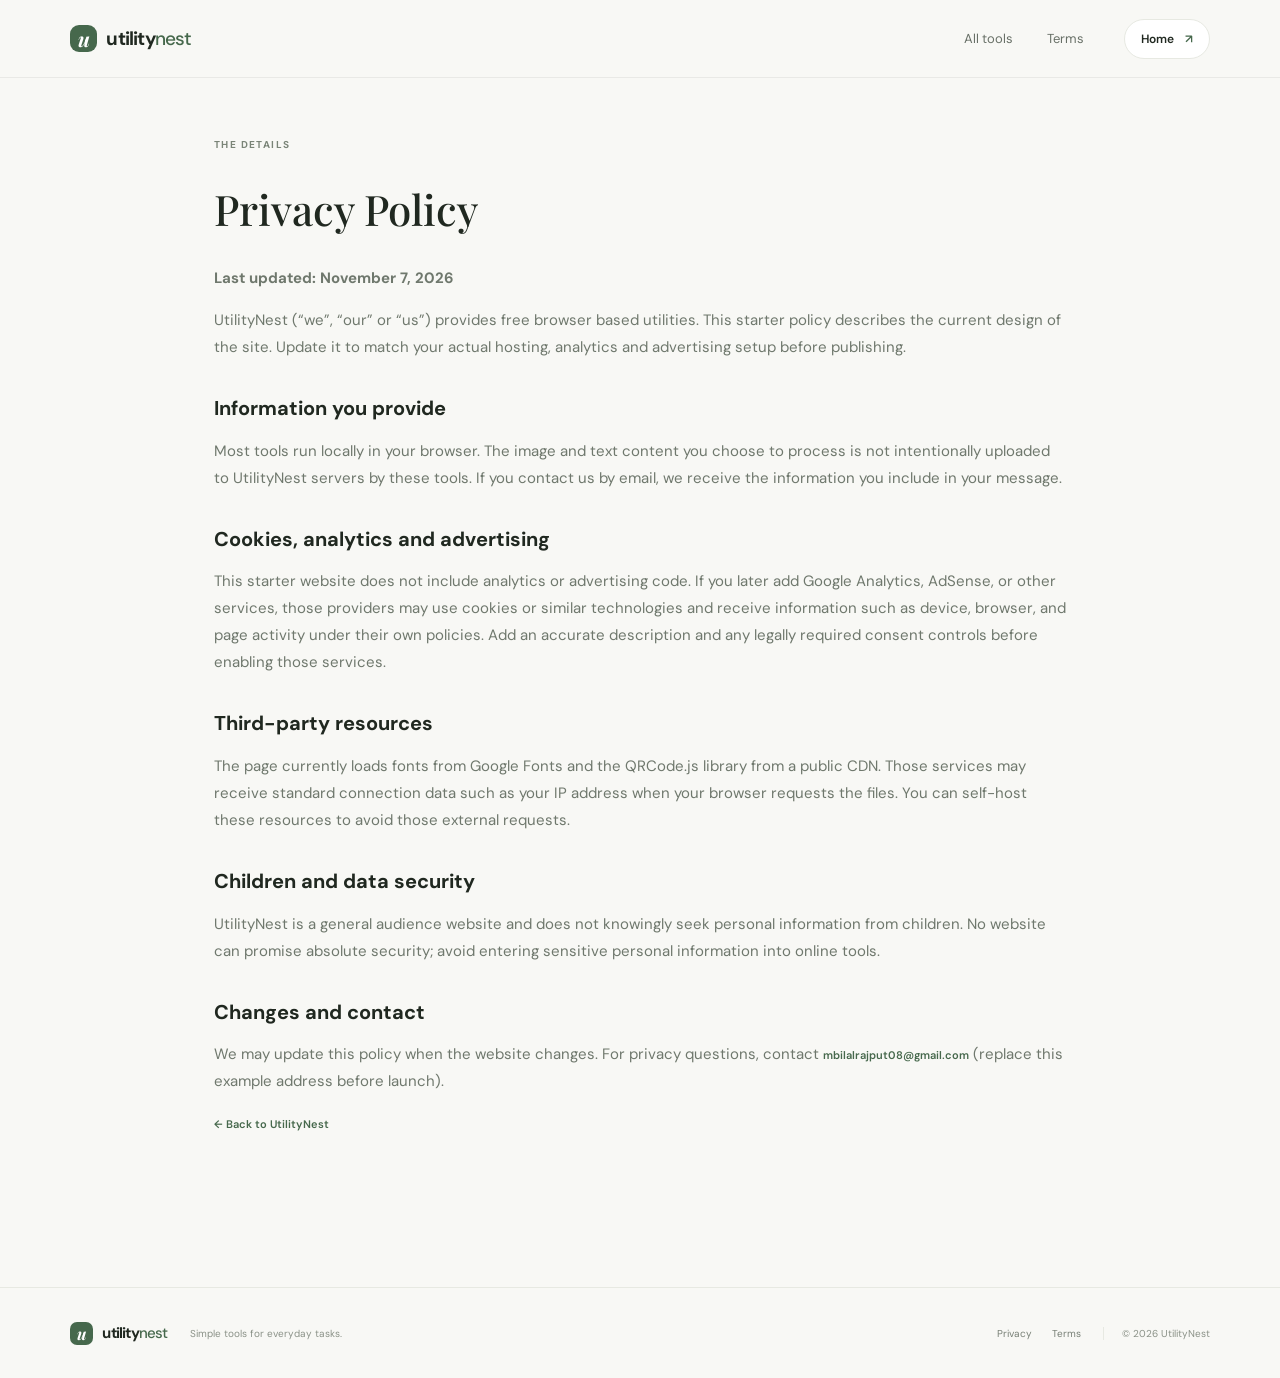
<file: privacy.html>
<!doctype html>
<html lang="en"><head><meta charset="utf-8"><meta name="viewport" content="width=device-width, initial-scale=1"><meta name="description" content="Read the UtilityNest privacy policy."><meta name="theme-color" content="#f8f8f5"><title>Privacy Policy — UtilityNest</title><link rel="stylesheet" href="assets/css/style.css"></head>
<body><header class="site-header"><a class="brand" href="index.html"><span class="brand-mark">u</span><span>utility<span class="brand-accent">nest</span></span></a><nav class="main-nav"><a href="index.html#tools">All tools</a><a href="terms.html">Terms</a></nav><a class="header-cta" href="index.html">Home <span>↗</span></a></header>
<main class="tool-page"><span class="eyebrow">THE DETAILS</span><h1>Privacy Policy</h1><p><strong>Last updated: November 7, 2026</strong></p><p>UtilityNest (“we”, “our” or “us”) provides free browser based utilities. This starter policy describes the current design of the site. Update it to match your actual hosting, analytics and advertising setup before publishing.</p>
<h2>Information you provide</h2><p>Most tools run locally in your browser. The image and text content you choose to process is not intentionally uploaded to UtilityNest servers by these tools. If you contact us by email, we receive the information you include in your message.</p>
<h2>Cookies, analytics and advertising</h2><p>This starter website does not include analytics or advertising code. If you later add Google Analytics, AdSense, or other services, those providers may use cookies or similar technologies and receive information such as device, browser, and page activity under their own policies. Add an accurate description and any legally required consent controls before enabling those services.</p>
<h2>Third-party resources</h2><p>The page currently loads fonts from Google Fonts and the QRCode.js library from a public CDN. Those services may receive standard connection data such as your IP address when your browser requests the files. You can self-host these resources to avoid those external requests.</p>
<h2>Children and data security</h2><p>UtilityNest is a general audience website and does not knowingly seek personal information from children. No website can promise absolute security; avoid entering sensitive personal information into online tools.</p>
<h2>Changes and contact</h2><p>We may update this policy when the website changes. For privacy questions, contact <a class="text-link" href="mailto:mbilalrajput08@gmail.com">mbilalrajput08@gmail.com</a> (replace this example address before launch).</p><p><a class="text-link" href="index.html">← Back to UtilityNest</a></p></main>
<footer class="site-footer"><a class="brand" href="index.html"><span class="brand-mark">u</span><span>utility<span class="brand-accent">nest</span></span></a><span class="footer-copy">Simple tools for everyday tasks.</span><div class="footer-links"><a href="privacy.html">Privacy</a><a href="terms.html">Terms</a></div><span class="copyright">© 2026 UtilityNest</span></footer></body></html>
</file>
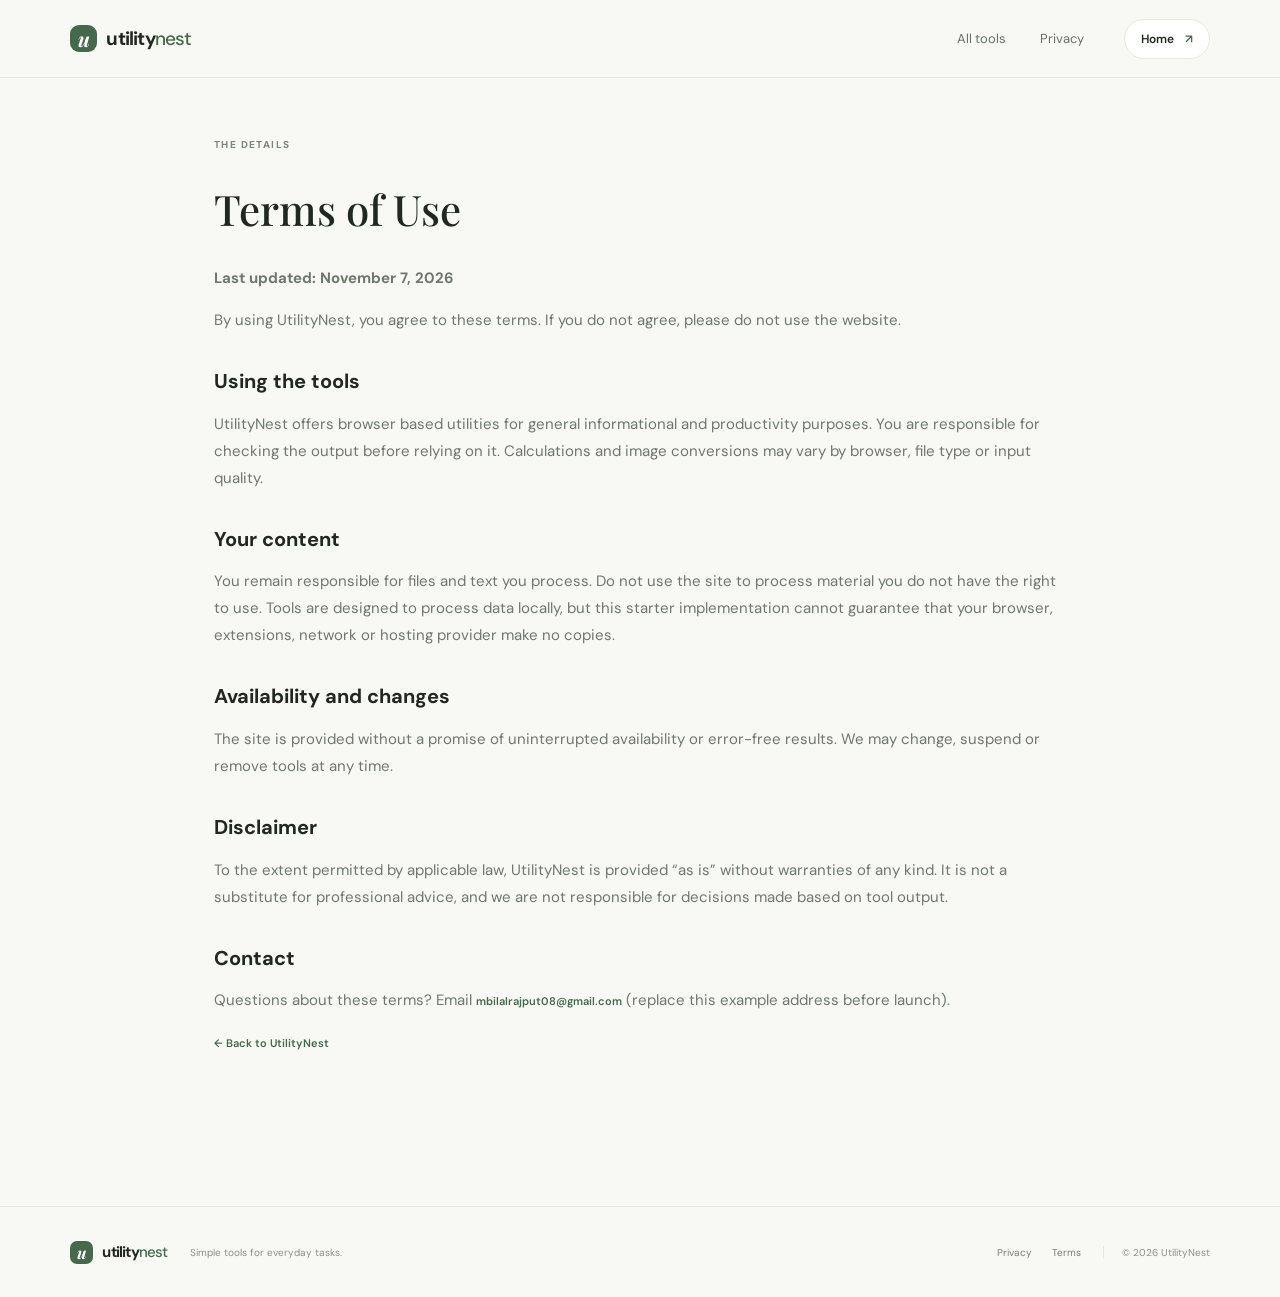
<file: terms.html>
<!doctype html>
<html lang="en"><head><meta charset="utf-8"><meta name="viewport" content="width=device-width, initial-scale=1"><meta name="description" content="Read the UtilityNest terms of use."><meta name="theme-color" content="#f8f8f5"><title>Terms of Use — UtilityNest</title><link rel="stylesheet" href="assets/css/style.css"></head>
<body><header class="site-header"><a class="brand" href="index.html"><span class="brand-mark">u</span><span>utility<span class="brand-accent">nest</span></span></a><nav class="main-nav"><a href="index.html#tools">All tools</a><a href="privacy.html">Privacy</a></nav><a class="header-cta" href="index.html">Home <span>↗</span></a></header>
<main class="tool-page"><span class="eyebrow">THE DETAILS</span><h1>Terms of Use</h1><p><strong>Last updated: November 7, 2026</strong></p><p>By using UtilityNest, you agree to these terms. If you do not agree, please do not use the website.</p>
<h2>Using the tools</h2><p>UtilityNest offers browser based utilities for general informational and productivity purposes. You are responsible for checking the output before relying on it. Calculations and image conversions may vary by browser, file type or input quality.</p>
<h2>Your content</h2><p>You remain responsible for files and text you process. Do not use the site to process material you do not have the right to use. Tools are designed to process data locally, but this starter implementation cannot guarantee that your browser, extensions, network or hosting provider make no copies.</p>
<h2>Availability and changes</h2><p>The site is provided without a promise of uninterrupted availability or error-free results. We may change, suspend or remove tools at any time.</p>
<h2>Disclaimer</h2><p>To the extent permitted by applicable law, UtilityNest is provided “as is” without warranties of any kind. It is not a substitute for professional advice, and we are not responsible for decisions made based on tool output.</p>
<h2>Contact</h2><p>Questions about these terms? Email <a class="text-link" href="mailto:mbilalrajput08@gmail.com">mbilalrajput08@gmail.com</a> (replace this example address before launch).</p><p><a class="text-link" href="index.html">← Back to UtilityNest</a></p></main>
<footer class="site-footer"><a class="brand" href="index.html"><span class="brand-mark">u</span><span>utility<span class="brand-accent">nest</span></span></a><span class="footer-copy">Simple tools for everyday tasks.</span><div class="footer-links"><a href="privacy.html">Privacy</a><a href="terms.html">Terms</a></div><span class="copyright">© 2026 UtilityNest</span></footer></body></html>
</file>
<file: assets/css/style.css>
@import url('https://fonts.googleapis.com/css2?family=DM+Sans:wght@400;500;600;700&family=Playfair+Display:ital,wght@0,500;0,600;1,500;1,600&display=swap');
:root{--ink:#202820;--muted:#747c72;--line:#e7e9e2;--paper:#f8f8f5;--white:#fff;--green:#46684c;--green-soft:#edf2e8;--lime:#dce8c6;--serif:'Playfair Display',Georgia,serif;--sans:'DM Sans',Arial,sans-serif}*{box-sizing:border-box}html{scroll-behavior:smooth}body{margin:0;background:var(--paper);color:var(--ink);font-family:var(--sans);font-size:15px;-webkit-font-smoothing:antialiased}a{color:inherit;text-decoration:none}.site-header{height:78px;padding:0 max(5.5vw,24px);display:flex;align-items:center;border-bottom:1px solid rgba(32,40,32,.07);gap:40px}.brand{font-weight:700;font-size:19px;letter-spacing:-.8px;display:inline-flex;align-items:center;gap:9px}.brand-mark{width:27px;height:27px;border-radius:9px;background:var(--green);color:white;display:grid;place-items:center;font-family:var(--serif);font-size:20px;font-style:italic}.brand-accent{color:var(--green);font-weight:500}.main-nav{display:flex;gap:34px;margin-left:auto;color:#687067;font-size:13px}.main-nav a:hover,.footer-links a:hover{color:var(--green)}.header-cta{font-size:12px;font-weight:600;border:1px solid var(--line);border-radius:30px;padding:11px 16px;background:#fff}.header-cta span{color:var(--green);margin-left:8px}.hero{max-width:1140px;min-height:492px;padding:76px 24px 61px;margin:auto;display:grid;grid-template-columns:1.05fr .95fr;align-items:center;gap:30px}.eyebrow{font-size:10px;letter-spacing:1.4px;font-weight:700;color:#7a8477}.hero .eyebrow{display:flex;align-items:center;gap:9px;letter-spacing:.55px;text-transform:none;font-size:12px}.status-dot{width:7px;height:7px;background:#85a36b;border-radius:50%;box-shadow:0 0 0 4px #e9efdf}.hero h1{font-size:clamp(50px,6vw,74px);line-height:1.05;letter-spacing:-3.4px;margin:26px 0 19px;font-weight:500}.hero h1 em{font-family:var(--serif);font-weight:500;color:var(--green);letter-spacing:-3px}.hero-copy>p{max-width:425px;color:var(--muted);line-height:1.8;font-size:15px;margin:0 0 27px}.primary-button{display:inline-flex;align-items:center;gap:24px;background:var(--green);color:white;padding:14px 20px;border-radius:5px;font-size:13px;font-weight:600;box-shadow:0 6px 16px #334d351c}.primary-button:hover{background:#35543b}.hero-note{margin-top:21px;color:#818980;font-size:11px;display:flex;align-items:center;gap:8px}.shield-icon{width:18px;height:18px;border:1px solid #c9d5bf;color:var(--green);display:grid;place-items:center;border-radius:50%;font-size:12px}.hero-art{height:345px;position:relative;display:grid;place-items:center}.art-orbit{position:absolute;border:1px solid #e8eadf;border-radius:50%;width:310px;height:310px}.orbit-two{width:245px;height:245px;border-color:#e4e8da}.art-card{position:absolute;border-radius:8px;box-shadow:0 20px 60px #26332714}.art-card-back{width:195px;height:240px;background:#dfe8d2;transform:translate(36px,-3px) rotate(9deg);padding:31px}.art-spark{font-size:36px;color:#597650}.art-line{height:6px;border-radius:9px;background:#c4d3b4;width:100%;margin-top:38px}.art-line.short{width:65%;margin-top:11px}.art-card-front{width:195px;height:240px;background:#fff;padding:26px;transform:translate(-20px,3px) rotate(-5deg);display:flex;flex-direction:column}.art-icon{width:39px;height:39px;background:#eef3e7;border-radius:12px;display:grid;place-items:center;color:var(--green);font-size:21px}.art-card-title{font-family:var(--serif);font-size:22px;line-height:1.25;margin-top:25px}.art-chip{margin-top:auto;background:#f3f5ef;border-radius:20px;padding:7px 10px;font-size:9px;color:#6d7c66;width:max-content}.float-star{position:absolute;color:#80956f;font-size:29px}.star-a{top:26px;right:17%}.star-b{bottom:28px;left:13%;font-size:38px}.float-pill{position:absolute;right:7%;bottom:48px;border-radius:24px;background:#fff;padding:12px 16px;font-size:10px;box-shadow:0 8px 25px #27352512;color:#6c7468}.float-pill b{color:var(--green);margin-left:12px}.trust-strip{height:64px;border-top:1px solid var(--line);border-bottom:1px solid var(--line);display:flex;align-items:center;justify-content:center;gap:90px;color:#737c70;font-size:11px}.trust-strip b{font-size:9px;color:#a2ac99;letter-spacing:1px;margin-right:9px}.tools-section{max-width:1140px;padding:87px 24px 92px;margin:auto}.section-heading{display:flex;align-items:end;justify-content:space-between}.section-heading h2,.privacy-banner h2{font-size:33px;letter-spacing:-1.2px;font-weight:500;margin:10px 0 7px}.section-heading p{margin:0;color:var(--muted);font-size:13px}.tool-count{font-size:11px;color:#7a8377;padding-bottom:5px}.tool-count strong{color:var(--ink);font-size:14px;margin-right:3px}.search-row{margin-top:31px;display:flex;flex-direction:column;gap:19px}.search-box{height:48px;max-width:460px;width:100%;border:1px solid #e1e4dc;background:#fff;border-radius:5px;display:flex;align-items:center;padding:0 13px;gap:11px;color:#899186}.search-box>span{font-size:23px;line-height:0;transform:rotate(-20deg)}.search-box input{border:0;outline:0;flex:1;font:12px var(--sans);color:var(--ink);background:transparent}.search-box input::placeholder{color:#a0a69e}.search-box:focus-within{border-color:#90a487;box-shadow:0 0 0 3px #edf2e8}.search-box kbd{border:1px solid #e8eae5;border-radius:3px;padding:2px 6px;font:10px var(--sans);color:#9ba197}.filter-row{display:flex;gap:8px;flex-wrap:wrap}.filter{border:1px solid #e3e6df;background:transparent;color:#777f74;border-radius:30px;padding:8px 14px;font:11px var(--sans);cursor:pointer}.filter:hover,.filter.active{border-color:var(--green);background:var(--green);color:white}.tool-grid{display:grid;grid-template-columns:repeat(4,1fr);gap:14px;margin-top:22px}.tool-card{min-height:160px;background:#fff;border:1px solid #eaebe7;border-radius:6px;padding:19px;cursor:pointer;transition:transform .18s,border-color .18s,box-shadow .18s;display:flex;flex-direction:column}.tool-card:hover{transform:translateY(-3px);border-color:#cad5c2;box-shadow:0 12px 30px #2430230c}.tool-icon{width:35px;height:35px;border-radius:10px;background:#f0f4eb;color:#527049;display:grid;place-items:center;font-size:18px}.tool-card h3{font-size:13px;margin:14px 0 5px;font-weight:600}.tool-card p{font-size:10px;line-height:1.55;color:#828a7f;margin:0}.tool-card .card-arrow{margin-top:auto;align-self:flex-end;color:#a6afa1;font-size:15px}.empty-state{padding:30px;color:var(--muted);text-align:center}.privacy-banner{max-width:1092px;margin:0 auto 85px;background:#edf1e8;min-height:176px;padding:34px 42px;display:flex;align-items:center;gap:24px;border-radius:6px}.privacy-symbol{width:52px;height:52px;flex:none;display:grid;place-items:center;border:1px solid #d3ddc9;border-radius:50%;font-size:24px;color:var(--green)}.privacy-banner h2{font-family:var(--serif);font-size:27px;margin:8px 0}.privacy-banner p{color:#747d70;font-size:12px;max-width:420px;line-height:1.7;margin:0}.text-link{margin-left:auto;font-size:11px;color:var(--green);font-weight:600;white-space:nowrap}.text-link span{margin-left:8px}.site-footer{border-top:1px solid var(--line);min-height:91px;padding:22px max(5.5vw,24px);display:flex;align-items:center;gap:22px}.site-footer .brand{font-size:15px}.site-footer .brand-mark{height:23px;width:23px;font-size:16px;border-radius:7px}.footer-copy,.copyright{font-size:10px;color:#8a9187}.footer-links{display:flex;gap:20px;margin-left:auto;font-size:10px;color:#777f75}.copyright{padding-left:18px;border-left:1px solid var(--line)}.tool-dialog{width:min(570px,calc(100% - 30px));border:0;border-radius:10px;padding:0;color:var(--ink);box-shadow:0 30px 100px #17211735}.tool-dialog::backdrop{background:#20282080;backdrop-filter:blur(3px)}.dialog-head{padding:24px 27px 20px;border-bottom:1px solid var(--line);display:flex;justify-content:space-between;align-items:flex-start}.dialog-head h2{font-size:23px;letter-spacing:-.7px;margin:6px 0 0;font-weight:600}.close-button{border:0;background:#f3f4f0;width:32px;height:32px;border-radius:50%;font-size:22px;line-height:1;color:#737c70;cursor:pointer}.dialog-content{padding:24px 27px 16px;min-height:125px}.dialog-footnote{border-top:1px solid #f0f1ed;margin:0;padding:14px 27px 18px;color:#91988e;font-size:10px}.dialog-footnote span{color:var(--green);margin-right:6px}.field-label{display:block;font-size:11px;font-weight:600;margin:0 0 8px}.tool-input,.tool-textarea,.tool-select{width:100%;border:1px solid #dfe3da;border-radius:5px;padding:11px 12px;font:12px var(--sans);color:var(--ink);background:#fff;outline:0}.tool-input:focus,.tool-textarea:focus,.tool-select:focus{border-color:#90a487;box-shadow:0 0 0 3px #edf2e8}.tool-textarea{min-height:120px;resize:vertical;line-height:1.6}.field-row{display:grid;grid-template-columns:1fr 1fr;gap:12px}.form-stack{display:grid;gap:15px}.tool-button{border:0;border-radius:5px;background:var(--green);color:#fff;padding:11px 15px;font:600 11px var(--sans);cursor:pointer}.tool-button:hover{background:#35543b}.tool-button.secondary{background:#eef2e9;color:var(--green)}.button-row{display:flex;gap:9px;align-items:center;flex-wrap:wrap}.result-box{padding:12px;background:#f2f5ee;border-radius:5px;font-size:12px;line-height:1.65;color:#43533f;word-break:break-word}.result-box:empty{display:none}.inline-result{font-size:12px;color:#53664c;line-height:1.6}.drop-zone{border:1px dashed #cbd4c4;background:#fafbf8;border-radius:6px;padding:24px;text-align:center;color:#727c6e;font-size:11px}.drop-zone input{display:block;margin:13px auto 0;font-size:11px;max-width:100%}.preview-img{display:block;max-width:100%;max-height:220px;margin:12px auto;border-radius:4px}.qr-output{display:grid;place-items:center;padding:12px}.qr-output img,.qr-output canvas{max-width:100%}.checkbox-label{font-size:11px;color:#737c70;display:flex;gap:8px;align-items:center}.muted{color:#858d82;font-size:10px;line-height:1.6}.tool-page{max-width:900px;margin:55px auto;padding:0 24px 80px}.tool-page h1{font:500 42px var(--serif)}.tool-page p,.tool-page li{color:#6f786d;line-height:1.8}.tool-page h2{margin-top:34px;font-size:20px}
@media(max-width:800px){.hero{min-height:auto;padding-top:60px;grid-template-columns:1fr 0.8fr;gap:0}.hero h1{font-size:58px}.hero-art{transform:scale(.85)}.tool-grid{grid-template-columns:repeat(2,1fr)}.privacy-banner{margin-left:24px;margin-right:24px}.trust-strip{gap:30px}.site-footer{flex-wrap:wrap}.footer-copy{display:none}.copyright{margin-left:auto}}
@media(max-width:560px){.site-header{height:65px;padding:0 19px;gap:12px}.main-nav{display:none}.header-cta{margin-left:auto;font-size:11px}.hero{padding:54px 22px 35px;display:block}.hero h1{font-size:56px;letter-spacing:-2.5px;margin-top:22px}.hero h1 em{letter-spacing:-2px}.hero-copy>p{font-size:14px}.hero-art{height:270px;margin:16px auto 0;transform:scale(.8);transform-origin:top center}.trust-strip{height:auto;padding:15px 20px;display:grid;grid-template-columns:1fr 1fr;gap:13px;font-size:10px}.trust-strip span:last-child{grid-column:1 / -1}.tools-section{padding:60px 19px}.section-heading h2{font-size:28px}.search-row{margin-top:24px}.filter-row{gap:6px}.filter{padding:8px 11px}.tool-grid{gap:9px;margin-top:17px}.tool-card{min-height:154px;padding:14px}.tool-card h3{font-size:12px}.tool-card p{font-size:9px}.privacy-banner{margin:0 19px 60px;padding:25px 22px;display:grid;grid-template-columns:44px 1fr;gap:14px}.privacy-symbol{width:42px;height:42px}.privacy-banner h2{font-size:23px}.privacy-banner p{font-size:11px}.text-link{grid-column:2;margin:0;white-space:normal}.site-footer{padding:20px 19px;gap:14px}.footer-links{margin-left:auto;gap:12px}.copyright{width:100%;border:0;padding:0;margin:0}.dialog-head{padding:20px}.dialog-content{padding:20px}.dialog-footnote{padding:13px 20px}.field-row{gap:8px}}
</file>
